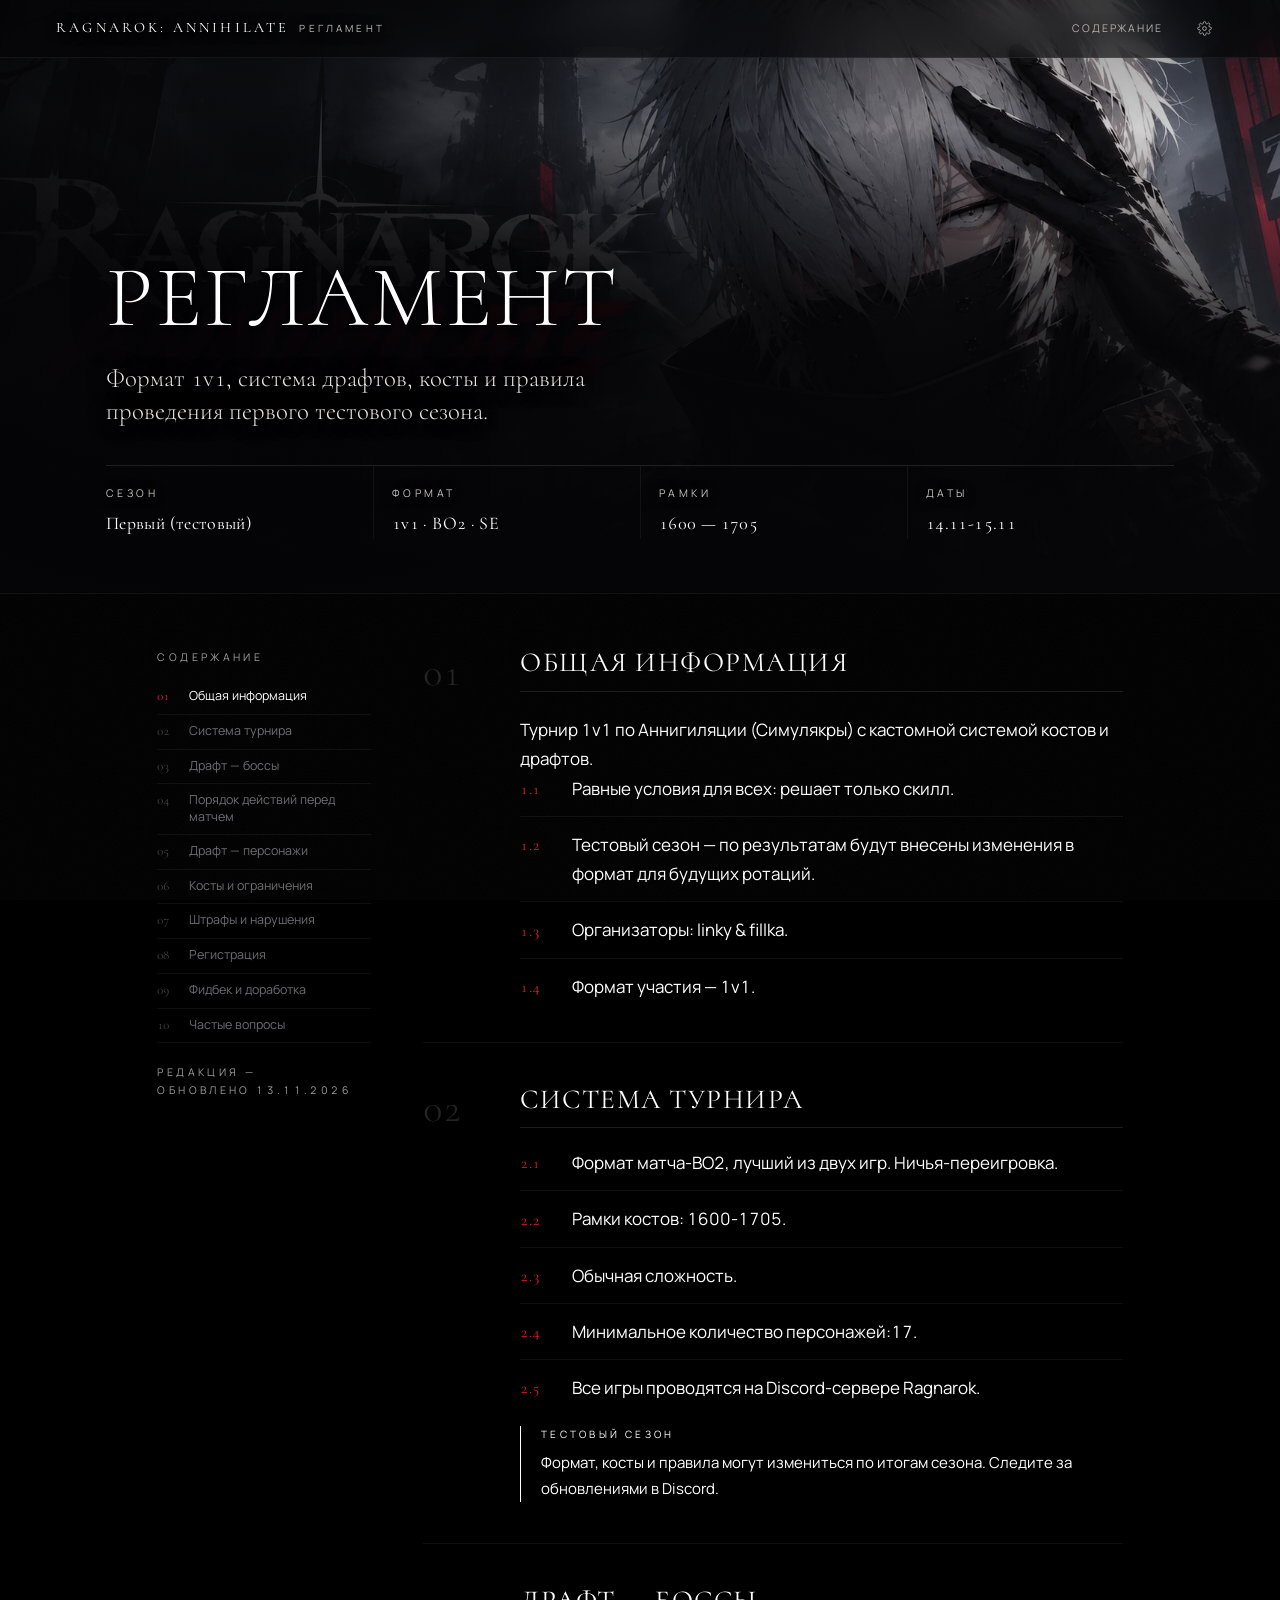
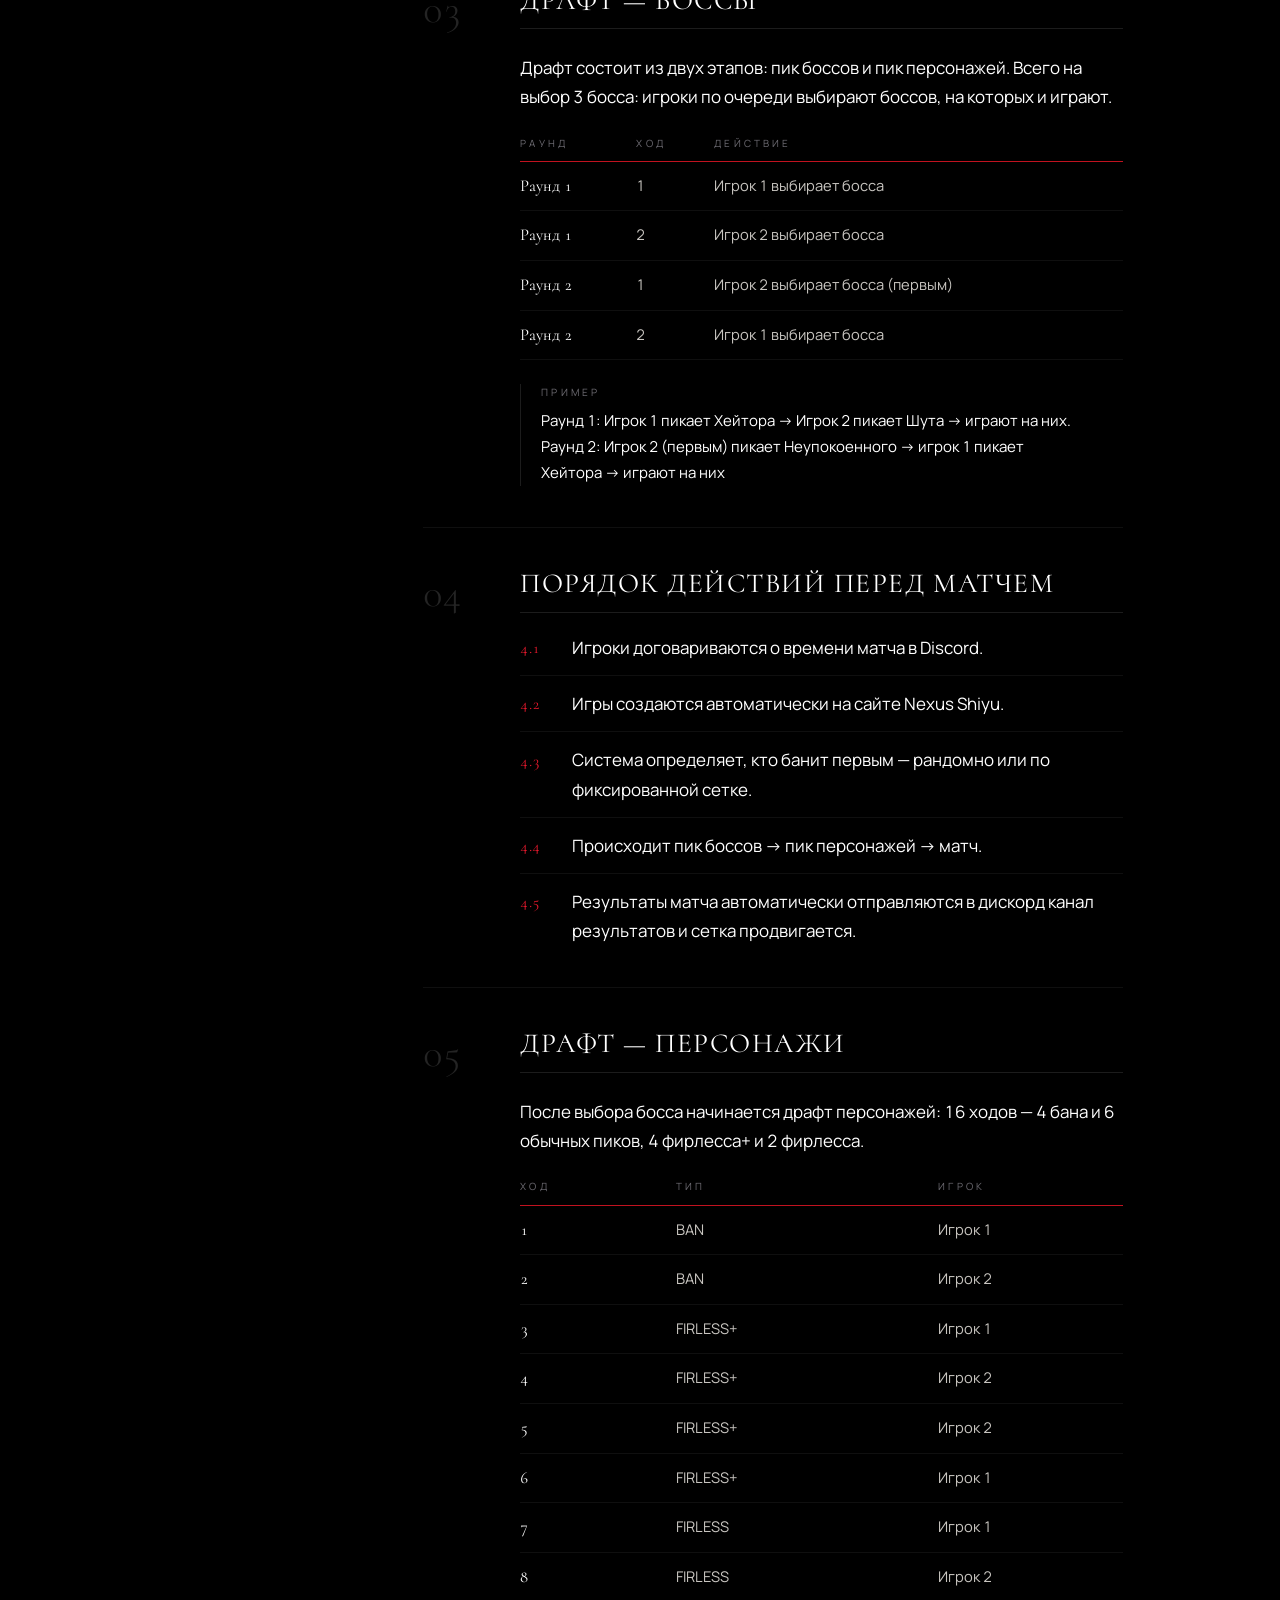
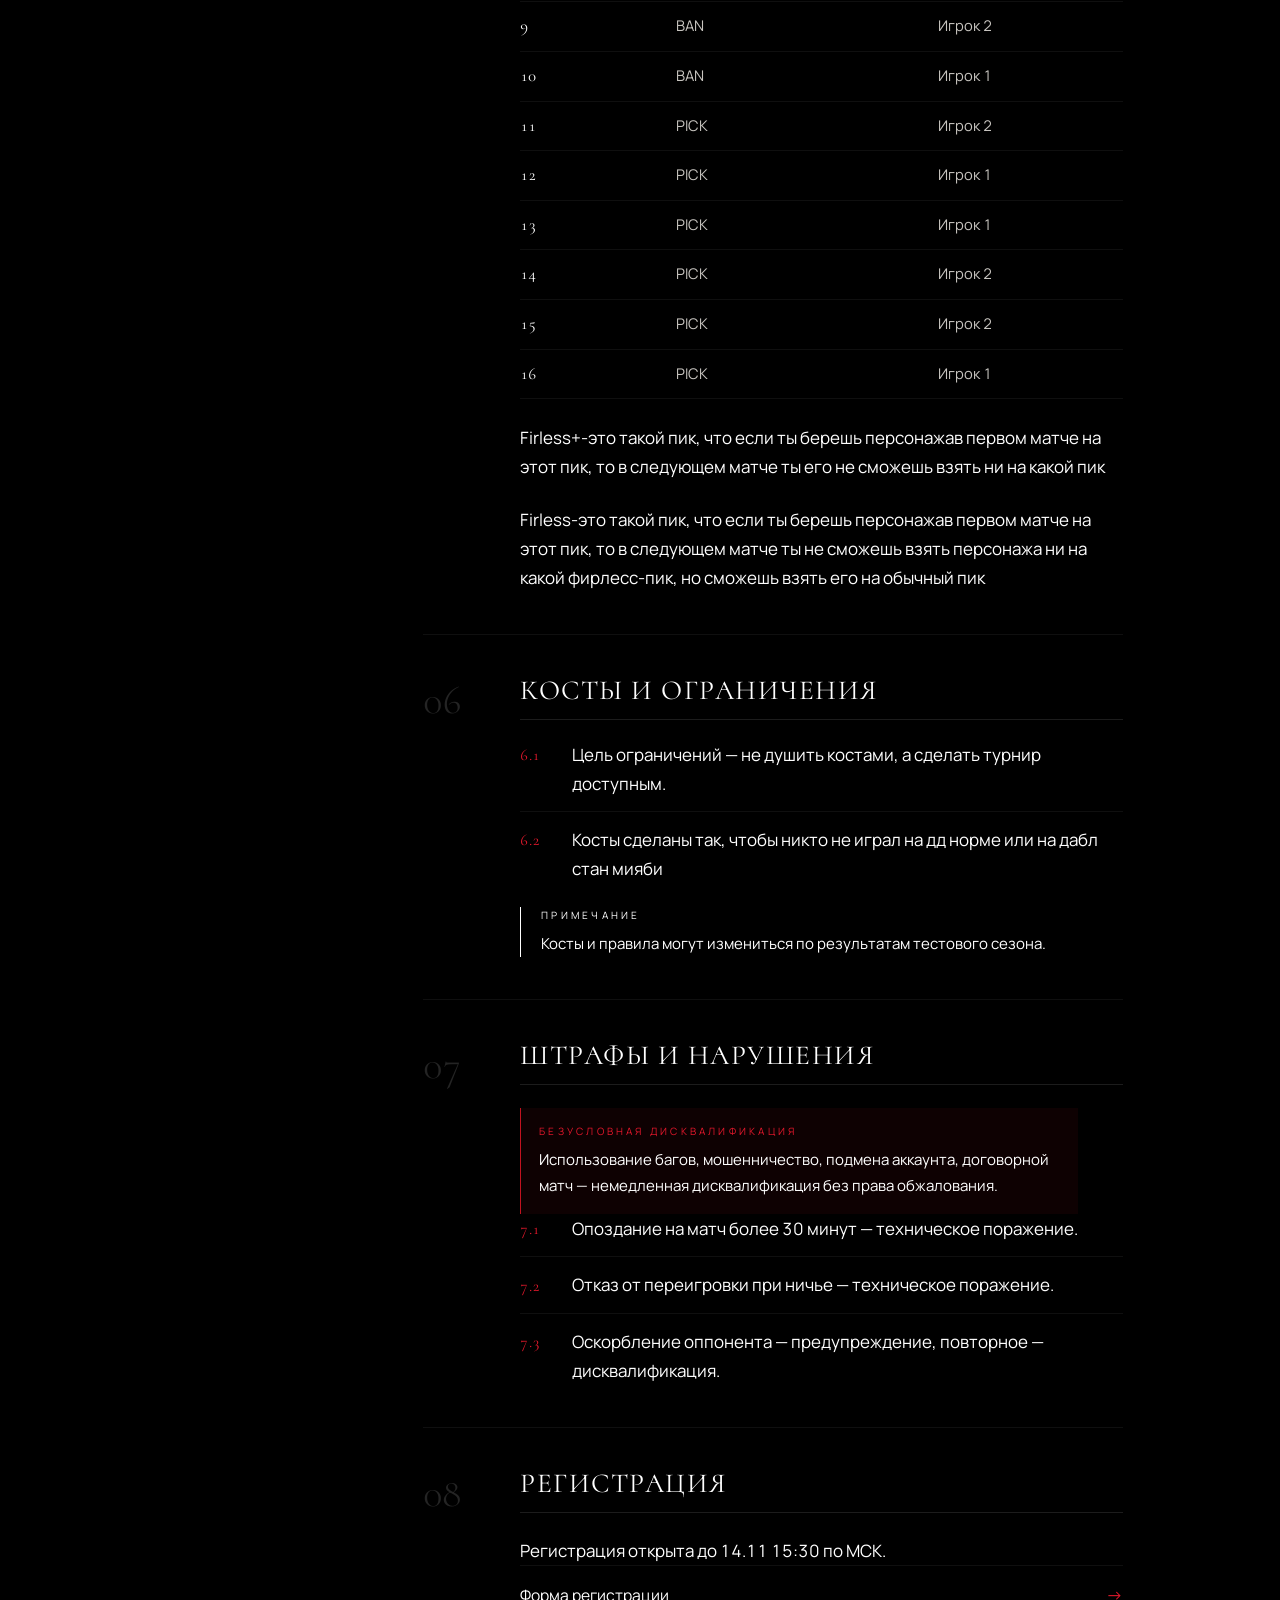
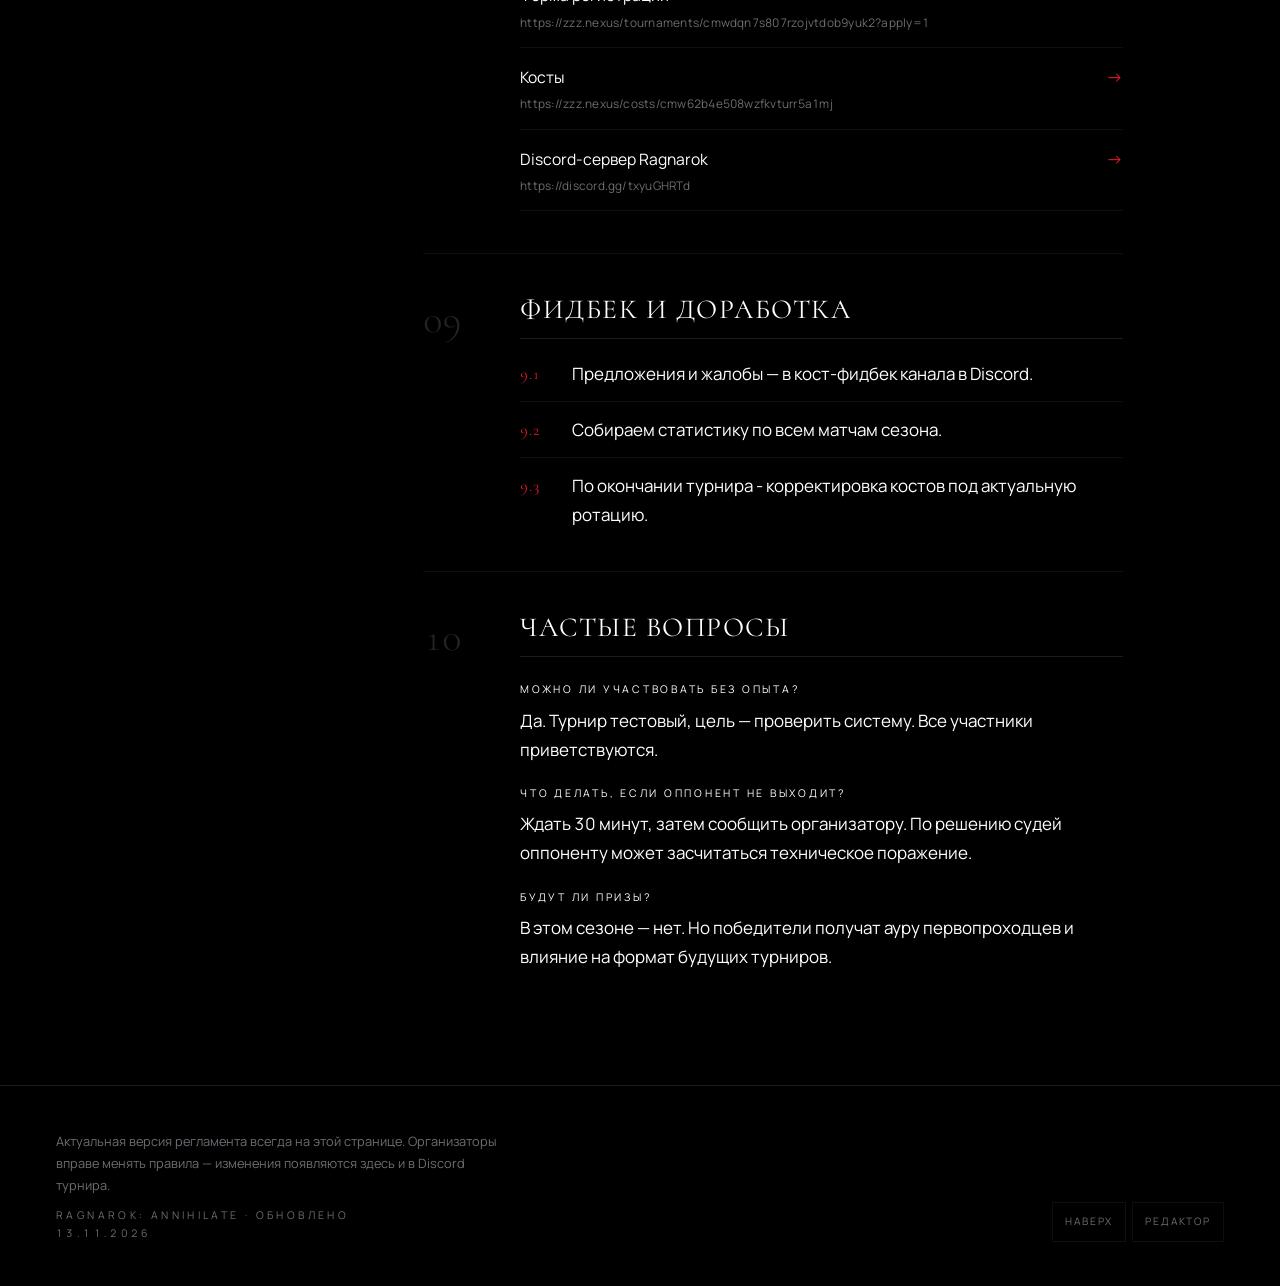
<file: index.html>
<!DOCTYPE html>
<html lang="ru">
<head>
<meta charset="utf-8">
<meta name="viewport" content="width=device-width, initial-scale=1, viewport-fit=cover">
<meta name="theme-color" content="#000000">
<meta name="color-scheme" content="dark">
<title>Annihilation Masters — Регламент турнира</title>
<meta name="description" content="Регламент турнира Annihilation Masters: формат, драфт, косты и правила.">
<link rel="icon" href="assets/favicon.svg" type="image/svg+xml">
<link rel="preconnect" href="https://fonts.googleapis.com">
<link rel="preconnect" href="https://fonts.gstatic.com" crossorigin>
<link href="https://fonts.googleapis.com/css2?family=Cormorant:wght@300;400;500;600&family=Manrope:wght@400;500;600&display=swap" rel="stylesheet">
<link rel="stylesheet" href="assets/am-web.css?v=efdd4d7c">
</head>
<body id="top">

<div class="bar" id="bar">
  <div class="bar__brand">Annihilation&nbsp;Masters <span>Регламент</span></div>
  <div class="bar__acts">
    <button class="bar__btn" id="btnToc" type="button">Содержание</button>
    <a class="bar__btn" id="btnAdmin" href="admin.html" title="Редактор регламента">
      <svg viewBox="0 0 24 24" aria-hidden="true"><path d="M12 15a3 3 0 1 0 0-6 3 3 0 0 0 0 6z"/><path d="M19.4 15a1.6 1.6 0 0 0 .3 1.8l.1.1a2 2 0 1 1-2.8 2.8l-.1-.1a1.6 1.6 0 0 0-2.7 1.1V21a2 2 0 1 1-4 0v-.1A1.6 1.6 0 0 0 7.5 19.4l-.1.1a2 2 0 1 1-2.8-2.8l.1-.1A1.6 1.6 0 0 0 3 13.9H3a2 2 0 1 1 0-4h.1A1.6 1.6 0 0 0 4.6 7.5l-.1-.1a2 2 0 1 1 2.8-2.8l.1.1A1.6 1.6 0 0 0 10 3.6V3a2 2 0 1 1 4 0v.1a1.6 1.6 0 0 0 2.7 1.1l.1-.1a2 2 0 1 1 2.8 2.8l-.1.1a1.6 1.6 0 0 0 1.1 2.7H21a2 2 0 1 1 0 4h-.1a1.6 1.6 0 0 0-1.5 1.3z"/></svg>
      <span class="sr-only">Редактор</span>
    </a>
  </div>
  <div class="bar__prog" id="prog"></div>
</div>

<main id="root">
  <div class="loading">Загрузка регламента…</div>
</main>

<div class="tocsheet" id="tocsheet" hidden>
  <div class="tocsheet__scrim" data-close></div>
  <div class="tocsheet__panel">
    <p class="micro" style="margin-bottom:14px">Содержание</p>
    <div id="tocsheetList"></div>
  </div>
</div>

<noscript>
  <p class="loading">Для отображения регламента нужен JavaScript.</p>
</noscript>

<script src="assets/render.js?v=3516d7a6"></script>
<script src="assets/page.js?v=3516d7a6"></script>

</body>
</html>
</file>
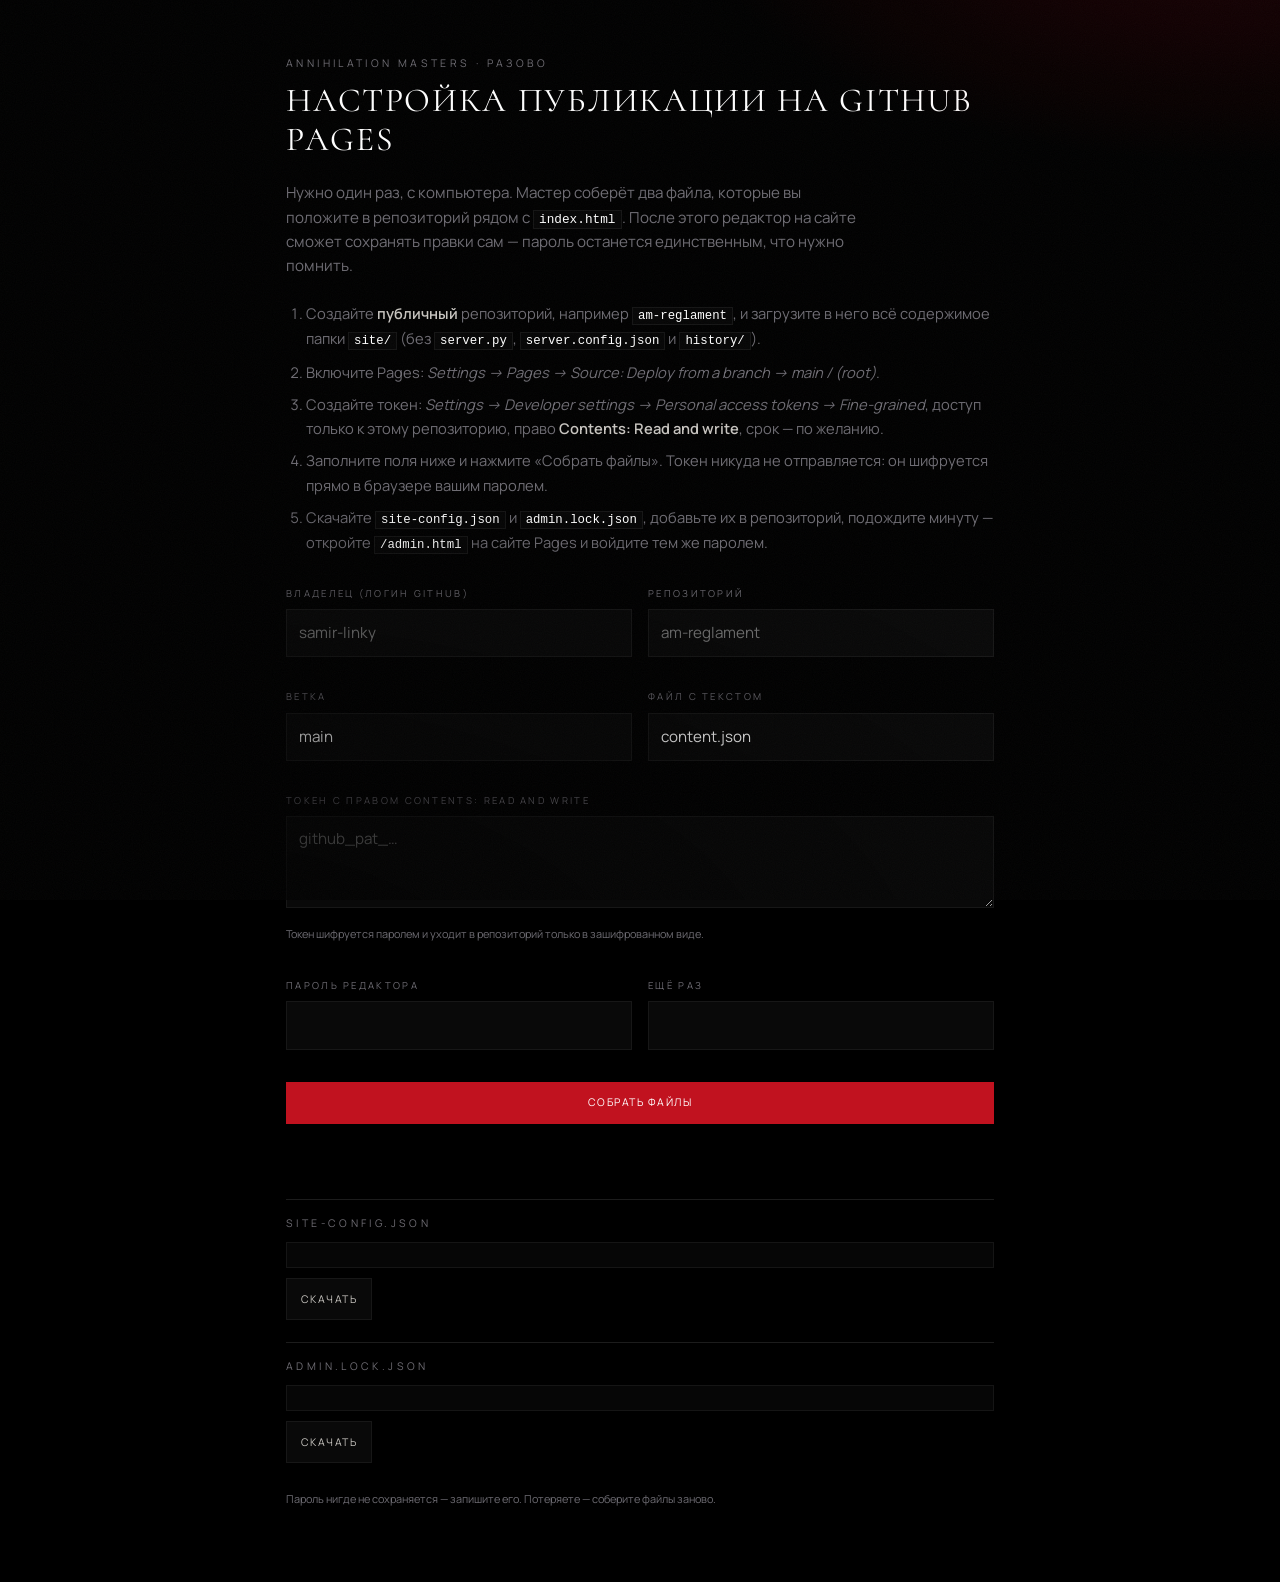
<file: setup.html>
<!DOCTYPE html>
<html lang="ru">
<head>
<meta charset="utf-8">
<meta name="viewport" content="width=device-width, initial-scale=1, viewport-fit=cover">
<meta name="theme-color" content="#000000">
<meta name="color-scheme" content="dark">
<meta name="robots" content="noindex, nofollow">
<title>Настройка публикации — Annihilation Masters</title>
<link rel="icon" href="assets/favicon.svg" type="image/svg+xml">
<link rel="preconnect" href="https://fonts.googleapis.com">
<link rel="preconnect" href="https://fonts.gstatic.com" crossorigin>
<link href="https://fonts.googleapis.com/css2?family=Cormorant:wght@300;400;500;600&family=Manrope:wght@400;500;600&display=swap" rel="stylesheet">
<link rel="stylesheet" href="assets/am-web.css">
<link rel="stylesheet" href="assets/admin.css">
</head>
<body class="adm">

<div class="setup">
  <p class="micro">Annihilation Masters · разово</p>
  <h1 class="gate__title">Настройка публикации на GitHub Pages</h1>
  <p class="setup__lead">
    Нужно один раз, с компьютера. Мастер соберёт два файла, которые вы положите
    в репозиторий рядом с <code>index.html</code>. После этого редактор на сайте
    сможет сохранять правки сам — пароль останется единственным, что нужно помнить.
  </p>

  <ol class="setup__steps">
    <li>Создайте <b>публичный</b> репозиторий, например <code>am-reglament</code>, и загрузите в него всё содержимое папки <code>site/</code> (без <code>server.py</code>, <code>server.config.json</code> и <code>history/</code>).</li>
    <li>Включите Pages: <i>Settings → Pages → Source: Deploy from a branch → main / (root)</i>.</li>
    <li>Создайте токен: <i>Settings → Developer settings → Personal access tokens → Fine-grained</i>, доступ только к этому репозиторию, право <b>Contents: Read and write</b>, срок — по желанию.</li>
    <li>Заполните поля ниже и нажмите «Собрать файлы». Токен никуда не отправляется: он шифруется прямо в браузере вашим паролем.</li>
    <li>Скачайте <code>site-config.json</code> и <code>admin.lock.json</code>, добавьте их в репозиторий, подождите минуту — откройте <code>/admin.html</code> на сайте Pages и войдите тем же паролем.</li>
  </ol>

  <form class="setup__form" id="setupForm" autocomplete="off">
    <div class="setup__row">
      <label class="field">
        <span class="field__label">Владелец (логин GitHub)</span>
        <input class="field__input" id="fOwner" required placeholder="samir-linky">
      </label>
      <label class="field">
        <span class="field__label">Репозиторий</span>
        <input class="field__input" id="fRepo" required placeholder="am-reglament">
      </label>
    </div>
    <div class="setup__row">
      <label class="field">
        <span class="field__label">Ветка</span>
        <input class="field__input" id="fBranch" value="main">
      </label>
      <label class="field">
        <span class="field__label">Файл с текстом</span>
        <input class="field__input" id="fPath" value="content.json">
      </label>
    </div>
    <label class="field">
      <span class="field__label">Токен с правом Contents: Read and write</span>
      <textarea class="field__area" id="fToken" rows="2" required placeholder="github_pat_…"></textarea>
      <span class="field__hint">Токен шифруется паролем и уходит в репозиторий только в зашифрованном виде.</span>
    </label>
    <div class="setup__row">
      <label class="field">
        <span class="field__label">Пароль редактора</span>
        <input class="field__input" id="fPass" type="password" required minlength="5" autocomplete="new-password">
      </label>
      <label class="field">
        <span class="field__label">Ещё раз</span>
        <input class="field__input" id="fPass2" type="password" required minlength="5" autocomplete="new-password">
      </label>
    </div>
    <button class="btn btn--primary btn--wide" id="fBuild" type="submit">Собрать файлы</button>
    <p class="gate__hint" id="fHint"></p>
  </form>

  <div class="setup__out" id="out" hidden>
    <div class="setup__file">
      <p class="micro">site-config.json</p>
      <pre class="setup__json" id="outConfig"></pre>
      <button class="btn" type="button" data-save="site-config.json">Скачать</button>
    </div>
    <div class="setup__file">
      <p class="micro">admin.lock.json</p>
      <pre class="setup__json" id="outLock"></pre>
      <button class="btn" type="button" data-save="admin.lock.json">Скачать</button>
    </div>
    <p class="field__hint">
      Пароль нигде не сохраняется — запишите его. Потеряете — соберите файлы заново.
    </p>
  </div>
</div>

<script src="assets/store.js"></script>
<script src="assets/setup.js"></script>
</body>
</html>
</file>
<file: assets/am-web.css>
/* =============================================================================
   ANNIHILATION MASTERS — WEB EDITION
   Непрерывная страница регламента. Токены и язык — от печатной системы v2.0,
   но лист A4, колонтитулы и номера страниц убраны: документ читается сверху вниз.

   01 TOKENS · 02 BASE · 03 ATMOSPHERE · 04 BAR · 05 HERO · 06 LAYOUT
   07 SECTION · 08 BLOCKS · 09 FOOTER · 10 STATES · 11 PRINT
   ============================================================================= */

/* == 01 TOKENS =========================================================== */
:root{
  --void:    #000000;
  --ink:     #060608;
  --lift:    rgba(255,255,255,.022);
  --lift-2:  rgba(255,255,255,.045);
  --rule:    rgba(255,255,255,.11);
  --rule-soft: rgba(255,255,255,.06);

  --fg:      #C8C5C0;
  --fg-hi:   #FFFFFF;
  --fg-dim:  #6E6C73;

  --red:     #C1121F;
  --red-hi:  #E5182C;
  --red-wash:rgba(193,18,31,.07);

  --display: "Cormorant", "Times New Roman", serif;
  --text:    "Manrope", "Segoe UI", Arial, sans-serif;

  --track: .32em;
  --track-sm: .18em;

  --wrap: 1180px;
  --measure: 700px;
  --pad: clamp(18px, 4.6vw, 56px);
  --bar-h: 58px;

  --grain: .035;
  --light: .9;
}

/* == 02 BASE ============================================================= */
*,*::before,*::after{box-sizing:border-box}
html{-webkit-text-size-adjust:100%;scroll-behavior:smooth}
@media (prefers-reduced-motion:reduce){html{scroll-behavior:auto}}
body{
  margin:0;background:var(--void);color:var(--fg);
  font-family:var(--text);font-weight:400;
  font-size:clamp(1rem,.96rem + .2vw,1.0625rem);line-height:1.72;
  font-variant-numeric:tabular-nums;
  -webkit-font-smoothing:antialiased;
  overflow-x:hidden;
}
img{max-width:100%;display:block}
p{margin:0;max-width:62ch}
b,strong{font-weight:600;color:var(--fg-hi)}
em{font-style:italic}
a{color:var(--fg-hi);text-decoration:none;border-bottom:1px solid var(--red)}
a:hover{border-bottom-color:var(--fg-hi)}
::selection{background:var(--red);color:#fff}
:focus-visible{outline:2px solid var(--red-hi);outline-offset:3px}
button{font:inherit;color:inherit}

/* == 03 ATMOSPHERE ======================================================= */
/* Свет сверху справа + зерно: та же логика, что на листах A4. */
body::before{
  content:"";position:fixed;inset:0;z-index:0;pointer-events:none;opacity:var(--light);
  background:
    radial-gradient(72% 46% at 96% -8%, rgba(229,24,44,.14), transparent 60%),
    radial-gradient(130% 96% at 14% 112%, rgba(0,0,0,.9), transparent 62%);
}
body::after{
  content:"";position:fixed;inset:0;z-index:3;pointer-events:none;opacity:var(--grain);
  background-image:url("data:image/svg+xml,%3Csvg xmlns='http://www.w3.org/2000/svg' width='180' height='180'%3E%3Cfilter id='n'%3E%3CfeTurbulence type='fractalNoise' baseFrequency='.9' numOctaves='3' stitchTiles='stitch'/%3E%3C/filter%3E%3Crect width='180' height='180' filter='url(%23n)'/%3E%3C/svg%3E");
  background-size:180px 180px;
}
.micro{
  font-size:.66rem;letter-spacing:var(--track);text-transform:uppercase;
  color:var(--fg-dim);
}

/* == 04 BAR ============================================================== */
.bar{
  position:fixed;top:0;left:0;right:0;z-index:60;
  display:flex;align-items:center;gap:clamp(10px,2vw,28px);
  height:var(--bar-h);padding:0 var(--pad);
  background:rgba(6,6,8,.62);
  -webkit-backdrop-filter:blur(16px) saturate(120%);
  backdrop-filter:blur(16px) saturate(120%);
  border-bottom:1px solid var(--rule-soft);
  transition:background .25s ease, border-color .25s ease;
}
.bar.is-stuck{background:rgba(6,6,8,.92);border-bottom-color:var(--rule)}
.bar__brand{
  display:flex;align-items:baseline;gap:10px;
  font-family:var(--display);font-size:.9rem;letter-spacing:.22em;
  text-transform:uppercase;color:var(--fg-hi);white-space:nowrap;
}
.bar__brand span{color:#C0BDB8;font-family:var(--text);font-size:.62rem;letter-spacing:var(--track)}
.bar__brand{text-shadow:0 1px 14px rgba(0,0,0,.85)}
.bar__btn{text-shadow:0 1px 12px rgba(0,0,0,.7)}
.bar__acts{margin-left:auto;display:flex;align-items:center;gap:clamp(2px,1vw,10px)}
.bar__btn{
  display:inline-flex;align-items:center;gap:7px;
  min-height:40px;padding:0 12px;
  background:none;border:0;border-radius:0;cursor:pointer;
  font-size:.66rem;letter-spacing:var(--track-sm);text-transform:uppercase;
  color:#B4B1AC;text-decoration:none;
  transition:color .18s ease;
}
.bar__btn:hover,.bar__btn:focus-visible{color:var(--fg-hi)}
.bar__btn svg{width:15px;height:15px;stroke:currentColor;fill:none;stroke-width:1.4}
.bar__prog{position:absolute;left:0;bottom:-1px;height:1px;width:var(--p,0%);background:var(--red-hi)}
/* Мобильная шапка: на 360 px бренд занимал 330 px, и кнопки уезжали за край
   (body overflow-x:hidden → их просто срезало). Сжимаем бренд и кнопки, чтобы
   всё влезало без скролла; тап-таргеты не меньше 44 px. */
@media (max-width:600px){
  .bar{gap:8px;padding:0 14px}
  .bar__brand{font-size:.7rem;letter-spacing:.08em;gap:0}
  .bar__brand span{display:none}
  .bar__acts{gap:0}
  .bar__btn{padding:0 8px;min-height:44px}
  #btnAdmin{min-width:44px;justify-content:center}
}
@media (max-width:360px){
  .bar{padding:0 10px;gap:6px}
  .bar__brand{font-size:.64rem;letter-spacing:.04em}
  .bar__btn{padding:0 6px}
}

/* == 05 HERO ============================================================= */
/* z-index выше зерна (body::after, z 3): фото под шумом читается как «мыло» */
.hero{
  position:relative;z-index:4;overflow:hidden;
  display:flex;align-items:flex-end;
  min-height:clamp(400px,66vh,700px);
  border-bottom:1px solid var(--rule-soft);
  isolation:isolate;
}
.hero__art{position:absolute;inset:0;z-index:-1;background:var(--ink)}
.hero__art img{
  width:100%;height:100%;object-fit:cover;object-position:center 34%;
}
/* затемнение только там, где стоит текст: снизу слева. Верх и правый край — чистые */
.hero__art::after{
  content:"";position:absolute;inset:0;
  background:
    linear-gradient(to bottom, rgba(0,0,0,.20) 0, rgba(0,0,0,0) 30%, rgba(6,6,8,.42) 62%, rgba(6,6,8,.90) 88%, var(--ink) 99%),
    linear-gradient(to right, rgba(6,6,8,.70) 0, rgba(6,6,8,.32) 36%, rgba(6,6,8,.06) 64%, transparent 82%);
}
/* Светлый или пёстрый баннер: подложка плотнее, картинка чуть приглушается.
   Режим ставит page.js, замерив яркость левой нижней части арта. */
.hero[data-contrast="mid"] .hero__art::after{
  background:
    linear-gradient(to bottom, rgba(0,0,0,.24) 0, rgba(0,0,0,0) 26%, rgba(6,6,8,.58) 58%, rgba(6,6,8,.94) 86%, var(--ink) 99%),
    linear-gradient(to right, rgba(6,6,8,.82) 0, rgba(6,6,8,.46) 40%, rgba(6,6,8,.10) 68%, transparent 84%);
}
.hero[data-contrast="high"] .hero__art::after{
  background:
    radial-gradient(120% 90% at 18% 82%, rgba(4,4,6,.88) 0, rgba(4,4,6,.55) 42%, rgba(4,4,6,0) 74%),
    linear-gradient(to bottom, rgba(0,0,0,.30) 0, rgba(0,0,0,0) 22%, rgba(6,6,8,.70) 54%, rgba(6,6,8,.96) 84%, var(--ink) 99%),
    linear-gradient(to right, rgba(6,6,8,.90) 0, rgba(6,6,8,.55) 42%, rgba(6,6,8,.14) 70%, transparent 86%);
}
.hero[data-contrast="high"] .hero__art img{filter:brightness(.82) saturate(.94)}
.hero[data-contrast="mid"] .hero__art img{filter:brightness(.94)}
.hero__inner{width:100%;max-width:var(--wrap);margin:0 auto;
  padding: calc(var(--bar-h) + 64px) var(--pad) clamp(34px,6vh,68px)}
.hero__kicker{display:flex;align-items:center;gap:14px;margin-bottom:clamp(14px,2.4vh,26px);text-shadow:0 1px 16px rgba(0,0,0,.85)}
.hero__kicker::before{content:"";width:34px;height:1px;background:var(--red-hi)}
.hero__title{
  font-family:var(--display);font-weight:300;
  text-shadow:0 2px 40px rgba(0,0,0,.72), 0 1px 4px rgba(0,0,0,.55);
  font-size:clamp(2.5rem,8.4vw,5.4rem);line-height:.94;letter-spacing:.03em;
  text-transform:uppercase;color:var(--fg-hi);margin:0 0 clamp(16px,2.6vh,28px);
  text-wrap:balance;max-width:min(100%,42rem);
}
.hero__lead{
  font-family:var(--display);font-weight:300;
  text-shadow:0 1px 22px rgba(0,0,0,.80), 0 1px 3px rgba(0,0,0,.45);
  font-size:clamp(1.1rem,2.6vw,1.55rem);line-height:1.36;color:#E6E3DE;
  max-width:44ch;margin:0 0 clamp(26px,4vh,44px);text-wrap:pretty;
}
.hero__meta{
  display:grid;grid-template-columns:repeat(2,minmax(0,1fr));
  margin:0;border-top:1px solid var(--rule);
}
@media (min-width:720px){.hero__meta{grid-template-columns:repeat(4,minmax(0,1fr))}}
.hero__meta > div{padding:16px 16px 0 0;min-width:0}
.hero__meta > div + div{border-left:0;padding-left:0}
@media (max-width:719px){
  .hero__meta > div{padding-bottom:12px;border-bottom:1px solid var(--rule-soft)}
}
@media (min-width:720px){
  .hero__meta > div{padding:18px 18px 0 0}
  .hero__meta > div + div{padding-left:18px;border-left:1px solid var(--rule-soft)}
}
.hero__meta dt{
  font-size:.66rem;letter-spacing:var(--track);text-transform:uppercase;
  color:var(--fg);margin-bottom:6px;text-shadow:0 1px 12px rgba(0,0,0,.9);
}
.hero__meta dd{
  margin:0;font-family:var(--display);font-size:clamp(.98rem,1.6vw,1.12rem);
  color:var(--fg-hi);letter-spacing:.02em;
}

/* Мобильный герой: баннер 2.5:1 в узком окне обрезался до ~28% ширины —
   логотип слева и персонаж справа срезались. На телефоне показываем баннер
   полосой в его собственном соотношении (ничего не режем), текст — под ним. */
@media (max-width:719px){
  .hero{display:block;min-height:0;padding-top:var(--bar-h)}
  .hero__art{position:relative;inset:auto;z-index:auto;aspect-ratio:1983/793}
  .hero__art img{position:relative;object-position:50% 50%}
  /* текст больше не лежит на баннере — тяжёлую заливку и приглушение убираем,
     оставляем только мягкий переход в фон внизу полосы */
  .hero[data-contrast] .hero__art::after{background:linear-gradient(to bottom, rgba(6,6,8,0) 70%, var(--ink) 100%)}
  .hero[data-contrast] .hero__art img{filter:none}
  .hero__inner{padding-top:26px}
}

/* == 06 LAYOUT =========================================================== */
.doc{
  position:relative;z-index:1;
  max-width:var(--wrap);margin:0 auto;
  padding: clamp(34px,6vh,64px) var(--pad) clamp(40px,8vh,90px);
  display:grid;grid-template-columns:minmax(0,1fr);gap:clamp(28px,4vw,56px);
}
@media (min-width:1020px){
  .doc{grid-template-columns:214px minmax(0,var(--measure));justify-content:center}
}
.toc{display:none}
@media (min-width:1020px){
  .toc{
    display:block;align-self:start;position:sticky;
    top:calc(var(--bar-h) + 30px);
    max-height:calc(100vh - var(--bar-h) - 60px);overflow:auto;
    scrollbar-width:none;
  }
  .toc::-webkit-scrollbar{display:none}
}
.toc__head{display:block;margin-bottom:14px}
.toc__list{list-style:none;margin:0;padding:0}
.toc__list a{
  display:grid;grid-template-columns:24px 1fr;gap:8px;align-items:baseline;
  padding:8px 0;border-bottom:1px solid var(--rule-soft);
  font-size:.78rem;line-height:1.35;color:var(--fg-dim);text-decoration:none;
  transition:color .18s ease;
}
.toc__list a:hover{color:var(--fg)}
.toc__list a.is-active{color:var(--fg-hi)}
.toc__list a.is-active .toc__n{color:var(--red-hi)}
.toc__n{font-family:var(--display);font-size:.82rem;color:rgba(255,255,255,.26)}
.toc__stamp{margin-top:20px}

/* мобильное оглавление */
.tocsheet{position:fixed;inset:0;z-index:70;display:none}
.tocsheet.is-open{display:block}
.tocsheet__scrim{position:absolute;inset:0;background:rgba(0,0,0,.72)}
.tocsheet__panel{
  position:absolute;left:0;right:0;bottom:0;max-height:82vh;overflow:auto;
  background:var(--ink);border-top:1px solid var(--rule);
  padding:22px var(--pad) calc(22px + env(safe-area-inset-bottom));
  animation:sheetUp .24s ease;
}
@keyframes sheetUp{from{transform:translateY(14px);opacity:.4}to{transform:none;opacity:1}}

/* == 07 SECTION ========================================================== */
.sec{
  scroll-margin-top:calc(var(--bar-h) + 24px);
  padding:clamp(26px,4.6vh,44px) 0;
  border-top:1px solid var(--rule-soft);
}
.sec:first-of-type{border-top:0;padding-top:0}
@media (min-width:760px){
  .sec{display:grid;grid-template-columns:72px minmax(0,1fr);column-gap:clamp(14px,2vw,26px)}
  .sec__rail{padding-top:.14em}
}
.sec__rail{
  font-family:var(--display);font-weight:300;line-height:.9;
  font-size:clamp(1.7rem,4.2vw,2.5rem);color:rgba(255,255,255,.14);
  letter-spacing:-.01em;margin-bottom:10px;
}
@media (min-width:760px){.sec__rail{margin-bottom:0}}
.sec__title{
  font-family:var(--display);font-weight:400;
  font-size:clamp(1.28rem,3vw,1.72rem);line-height:1.12;
  letter-spacing:.055em;text-transform:uppercase;color:var(--fg-hi);
  margin:0 0 clamp(14px,2.2vh,22px);padding-bottom:12px;
  border-bottom:1px solid var(--rule);text-wrap:balance;
}
.sec__body{min-width:0}
.sec__body > * + *{margin-top:clamp(16px,2.6vh,26px)}

/* == 08 BLOCKS =========================================================== */
.sub{
  font-size:.68rem;letter-spacing:var(--track);text-transform:uppercase;
  color:var(--fg-dim);margin:0;
}

/* пункты: номер висит в отступе, красный — только он */
.clauses{list-style:none;margin:0;padding:0}
.clauses > li{
  position:relative;padding:0 0 13px 52px;margin-bottom:13px;
  border-bottom:1px solid var(--rule-soft);
}
.clauses > li:last-child{border-bottom:0;margin-bottom:0;padding-bottom:0}
.clauses__n{
  position:absolute;left:0;top:.14em;
  font-family:var(--display);font-size:1rem;letter-spacing:.02em;color:var(--red-hi);
}
.clauses--tight > li{padding-bottom:7px;margin-bottom:7px;border-bottom:0}

/* врезка на волосяной линии */
.note{padding-left:20px;border-left:1px solid var(--rule);font-size:.94rem;max-width:62ch}
.note__label{
  display:block;margin-bottom:7px;font-size:.63rem;letter-spacing:var(--track);
  text-transform:uppercase;color:var(--fg-dim);
}
.note--key{border-left-color:var(--fg-hi)}
.note--key .note__label{color:var(--fg-hi)}
.note--ban{
  border-left-color:var(--red);background:var(--red-wash);
  padding:15px 18px 15px 18px;
}
.note--ban .note__label{color:var(--red-hi)}

/* таблица: только линии */
.tblwrap{overflow-x:auto;-webkit-overflow-scrolling:touch;max-width:100%}
.table{width:100%;border-collapse:collapse;font-size:.92rem;min-width:380px}
.table th{
  text-align:left;padding:0 16px 9px 0;font-weight:400;
  font-size:.62rem;letter-spacing:var(--track);text-transform:uppercase;
  color:var(--fg-dim);border-bottom:1px solid var(--red);white-space:nowrap;
}
.table td{
  padding:10px 16px 10px 0;border-bottom:1px solid var(--rule-soft);
  vertical-align:baseline;color:var(--fg);
}
.table th:last-child,.table td:last-child{padding-right:0}
.table td:first-child{font-family:var(--display);font-size:1.04rem;color:var(--fg-hi);white-space:nowrap}

/* параметр → значение */
.specs{margin:0;max-width:420px;border-top:1px solid var(--rule-soft)}
.specs > div{
  display:flex;justify-content:space-between;gap:18px;
  padding:9px 0;border-bottom:1px solid var(--rule-soft);
}
.specs dt{font-size:.66rem;letter-spacing:.12em;text-transform:uppercase;color:var(--fg-dim)}
.specs dd{margin:0;font-family:var(--display);font-size:1.02rem;color:var(--fg-hi);text-align:right}

/* перечисление условий */
.tags{display:flex;flex-wrap:wrap;gap:0 26px;font-size:.72rem;letter-spacing:.06em;text-transform:uppercase}
.tags > span{padding:9px 0;border-top:1px solid var(--rule-soft);color:var(--fg-dim)}
.tags > span.is-key{color:var(--fg-hi);border-top-color:var(--red)}

/* таймлайн */
.stages{
  display:grid;grid-template-columns:repeat(var(--stages,4),minmax(0,1fr));
  gap:0 12px;border-top:1px solid var(--rule);
}
.stage{padding-top:14px;position:relative;min-width:0}
.stage::before{
  content:"";position:absolute;top:-1px;left:0;width:0;height:1px;
  background:var(--red-hi);
}
.stage--done::before,.stage--now::before{width:100%}
.stage--now::after{
  content:"";position:absolute;top:-2px;left:0;width:5px;height:5px;
  background:var(--red-hi);border-radius:50%;
}
.stage__name{display:block;font-family:var(--display);font-size:1.02rem;color:var(--fg-hi);letter-spacing:.03em}
.stage__meta{display:block;font-size:.62rem;letter-spacing:.1em;text-transform:uppercase;color:var(--fg-dim);margin-top:3px}

/* призовые */
.podium{display:grid;grid-template-columns:repeat(auto-fit,minmax(130px,1fr));gap:22px}
.place{padding-top:14px;border-top:1px solid var(--rule-soft)}
.place--first{border-top-color:var(--red-hi)}
.place__rank{display:block;font-size:.62rem;letter-spacing:var(--track);text-transform:uppercase;color:var(--fg-dim);margin-bottom:8px}
.place__sum{display:block;font-family:var(--display);font-weight:300;font-size:clamp(1.7rem,4.4vw,2.4rem);line-height:1;color:var(--fg-hi)}
.place__note{display:block;font-size:.76rem;color:var(--fg-dim);margin-top:8px}

/* вопросы */
.faq{display:grid;gap:20px}
.faq__q{
  font-size:.66rem;letter-spacing:.26em;text-transform:uppercase;
  color:var(--fg-hi);margin:0 0 7px;
}
.faq__a{margin:0;color:var(--fg);max-width:62ch}

/* ссылки */
.links{list-style:none;margin:0;padding:0;border-top:1px solid var(--rule-soft)}
.links li{border-bottom:1px solid var(--rule-soft)}
.links__row{
  display:flex;align-items:baseline;justify-content:space-between;gap:16px;
  padding:14px 0;border-bottom:0;
}
.links a.links__row{color:var(--fg-hi)}
.links a.links__row:hover .links__label{color:#fff}
.links__label{font-size:.98rem;transition:color .18s ease}
.links__url{
  display:block;font-size:.74rem;color:var(--fg-dim);word-break:break-word;
  margin-top:3px;letter-spacing:.02em;
}
.links__arrow{color:var(--red-hi);flex:none;transition:transform .18s ease}
.links a.links__row:hover .links__arrow{transform:translateX(4px)}
.links__row.is-empty{color:var(--fg-dim)}

/* == 09 FOOTER =========================================================== */
.site-foot{
  position:relative;z-index:1;border-top:1px solid var(--rule);
  padding:clamp(26px,5vh,44px) var(--pad) calc(clamp(26px,5vh,44px) + env(safe-area-inset-bottom));
}
.site-foot__in{
  max-width:var(--wrap);margin:0 auto;
  display:grid;gap:18px;
}
@media (min-width:720px){
  .site-foot__in{grid-template-columns:minmax(0,1fr) auto;align-items:end}
}
.site-foot__note{max-width:56ch;font-size:.8rem;color:var(--fg-dim);margin-bottom:10px}
.site-foot__acts{display:flex;flex-wrap:wrap;gap:6px;justify-content:flex-start}
@media (min-width:720px){.site-foot__acts{justify-content:flex-end}}
.foot-btn{
  display:inline-flex;align-items:center;gap:7px;min-height:40px;padding:0 12px;
  background:none;border:1px solid var(--rule-soft);cursor:pointer;
  font-size:.64rem;letter-spacing:var(--track-sm);text-transform:uppercase;
  color:var(--fg-dim);text-decoration:none;transition:color .18s,border-color .18s;
}
.foot-btn:hover{color:var(--fg-hi);border-color:var(--rule)}

/* == 10 STATES =========================================================== */
.loading{padding:80px var(--pad);text-align:center;color:var(--fg-dim)}
.sr-only{
  position:absolute;width:1px;height:1px;padding:0;margin:-1px;overflow:hidden;
  clip:rect(0 0 0 0);white-space:nowrap;border:0;
}
.preview-flag{
  position:fixed;top:calc(var(--bar-h) + 10px);right:12px;z-index:65;
  padding:7px 12px;background:var(--red);color:#fff;
  font-size:.6rem;letter-spacing:.2em;text-transform:uppercase;
}
/* == КАРТИНКИ В ТЕКСТЕ ==================================================== */
.fig{
  margin:26px 0;border:1px solid var(--rule-soft);background:var(--lift);
  position:relative;max-width:100%;
}
.fig__img{display:block;width:100%;height:auto}
.fig__cap{
  padding:12px 18px;font-size:.84rem;line-height:1.5;color:var(--fg-dim);
  border-top:1px solid var(--rule-soft);
}
.fig--mid{max-width:78%}
.fig--half{max-width:52%}
@media (max-width:760px){.fig--mid,.fig--half{max-width:100%}}

/* == 12 УСТОЙЧИВОСТЬ ТЕКСТА ============================================== */
/* длинные слова, адреса и подписи не выпирают за колонку ни на одной ширине */
.hero__inner,.sec__body,.am-footer,.toc__link{overflow-wrap:break-word}
.links__url,.hero__meta dd,.fig__cap,.table td,.table th{overflow-wrap:anywhere}
.hero__title{overflow-wrap:break-word;hyphens:auto}
@media (max-width:520px){
  .fig--mid,.fig--half{max-width:100%}
  .tblwrap{box-shadow:inset -18px 0 18px -18px rgba(0,0,0,.9)}
}

/* == 20 ОФОРМЛЕНИЕ ДОКУМЕНТА (выбирается в редакторе) =================== */
/* шрифт: антиква по умолчанию, гротеск и моно — как альтернативы */
.doc[data-font="antiqua"]{--display:'Cormorant',Georgia,serif;--text:'Cormorant',Georgia,serif}
.doc[data-font="grotesk"]{--display:'Manrope',system-ui,sans-serif;--text:'Manrope',system-ui,sans-serif}
.doc[data-font="mono"]{--display:ui-monospace,'Cascadia Mono',Consolas,monospace;
  --text:ui-monospace,'Cascadia Mono',Consolas,monospace}
/* цвет текста документа: красим только текст, служебная графика остаётся своей */
.doc{--doc-color:var(--fg-hi)}
.doc,.doc__body,.doc__body p,.doc__body li,.doc__body dt,.doc__body dd{
  color:var(--doc-color);
}
.doc h2,.doc h3,.doc h4{color:var(--doc-color)}
.doc__body a{color:var(--doc-color);border-bottom-color:currentColor}
.doc .micro,.doc__body .micro{color:color-mix(in srgb, var(--doc-color) 62%, transparent)}
@supports not (color:color-mix(in srgb, red 50%, transparent)){
  .doc .micro,.doc__body .micro{opacity:.68}
}

/* == 21 ПЕЧАТЬ / PDF ==================================================== */
/* Печать = тот же вид, что на сайте: тёмное поле, арт, линии, золото. Никакой
   «экономии чернил» — владелец просил PDF «как на сайте». */
@media print{
  html,body{
    background:#060608 !important;color:#F3F1ED !important;
    -webkit-print-color-adjust:exact;print-color-adjust:exact;
  }
  body::after{display:none !important}                 /* зерно мешает печати */
  /* служебное: панель, оглавление-шторка, плашки, кнопки редактора */
  .bar,.tocsheet,.preview-flag,.no-print,.sr-only,
  .site-foot__acts,.bar__acts{display:none !important}

  @page{size:A4;margin:0}
  .hero{min-height:0 !important;break-inside:avoid;break-after:avoid}
  .hero__inner{padding:14mm 12mm 8mm !important;max-width:none}
  .hero__art{position:absolute !important}
  .hero__art img{filter:brightness(.82) saturate(.94)}
  .hero__title{font-size:34pt;line-height:1.02;margin-bottom:6mm}
  .hero__lead{font-size:12.5pt;max-width:none;margin-bottom:8mm}
  .hero__meta{grid-template-columns:repeat(4,minmax(0,1fr)) !important}
  .hero__meta dt{color:#C8C5C0 !important;text-shadow:none !important}
  .hero__meta dd{color:#F3F1ED !important}

  .doc{display:block !important;max-width:none !important;padding:0 !important}
  .toc{display:none !important}
  .doc__body{padding:0 12mm 10mm !important;margin:0 !important;max-width:none !important;
    background:#060608 !important}
  .sec{padding:8mm 0 0 !important;border-top:1px solid rgba(255,255,255,.16) !important}
  .sec:first-child{border-top:0 !important;padding-top:2mm !important}
  .sec__num{color:#C1121F !important}

  /* не рвать блоки между страницами */
  .blk,.stage,.faq__item,table,figure,.note,.tags,.podium{
    break-inside:avoid;page-break-inside:avoid;
  }
  h2,h3,h4,.sec__title{break-after:avoid;page-break-after:avoid}
  tr{break-inside:avoid}
  .table{border-color:rgba(255,255,255,.22) !important}
  .table th{background:rgba(255,255,255,.06) !important;color:#F3F1ED !important}
  .table td{color:#DDD9D3 !important;border-color:rgba(255,255,255,.16) !important}
  a{color:#F3F1ED !important;text-decoration:underline}
  .site-foot{border-top:1px solid rgba(255,255,255,.16) !important;
    padding:8mm 12mm !important;background:#060608 !important;color:#B4B1AC !important}
}
</file>
<file: assets/admin.css>
/* =============================================================================
   РЕДАКТОР РЕГЛАМЕНТА
   Заточен под палец: цели ≥ 40 px, крупные листы, никакого drag-and-drop —
   перестановка кнопками. Правка текста — прямо в макете (contenteditable).
   ============================================================================= */

/* == ГОЛЫЕ КНОПКИ ========================================================== */
.btn{
  display:inline-flex;align-items:center;justify-content:center;gap:7px;
  min-height:42px;padding:0 14px;
  background:rgba(255,255,255,.035);border:1px solid var(--rule-soft);
  color:var(--fg);font-size:.66rem;letter-spacing:.14em;text-transform:uppercase;
  cursor:pointer;text-decoration:none;white-space:nowrap;
  transition:background .16s ease,color .16s ease,border-color .16s ease;
}
.btn:hover{background:rgba(255,255,255,.08);color:var(--fg-hi);border-color:var(--rule)}
.btn--primary{background:var(--red);border-color:var(--red);color:#fff}
.btn--primary:hover{background:var(--red-hi);border-color:var(--red-hi);color:#fff}
.btn--ghost{background:none}
.btn--sm{min-height:34px;padding:0 11px;font-size:.6rem;letter-spacing:.12em}
.btn--wide{width:100%}
.btn[disabled]{opacity:.35;pointer-events:none}
.tbtn{
  width:42px;height:38px;display:grid;place-items:center;
  background:none;border:1px solid transparent;color:var(--fg-dim);
  cursor:pointer;font-size:.95rem;line-height:1;
}
.tbtn:hover,.tbtn:focus-visible{color:var(--fg-hi);border-color:var(--rule-soft)}

/* == ВХОД ================================================================== */
.gate{
  position:fixed;inset:0;z-index:200;display:grid;place-items:center;
  padding:24px;background:var(--void);
}
.gate[hidden]{display:none}
.gate__card{
  width:100%;max-width:370px;padding:clamp(24px,6vw,38px);
  background:var(--ink);border:1px solid var(--rule-soft);
}
.gate__title{
  font-family:var(--display);font-weight:400;font-size:1.55rem;line-height:1.15;
  letter-spacing:.05em;text-transform:uppercase;color:var(--fg-hi);
  margin:10px 0 22px;
}
.gate__hint{font-size:.78rem;color:var(--red-hi);margin:14px 0 0;min-height:1.2em}

/* == ПОЛЯ ================================================================== */
.field{display:block;margin-bottom:16px}
.field__label{
  display:block;font-size:.6rem;letter-spacing:.24em;text-transform:uppercase;
  color:var(--fg-dim);margin-bottom:7px;
}
.field__input,.field__area{
  width:100%;min-height:44px;padding:10px 12px;
  background:rgba(255,255,255,.035);border:1px solid var(--rule-soft);
  color:var(--fg-hi);font:inherit;font-size:.95rem;outline:none;
  transition:border-color .16s ease;
}
.field__input:focus,.field__area:focus{border-color:var(--red)}
.field__area{min-height:92px;resize:vertical;line-height:1.55}
.field__hint{font-size:.68rem;color:var(--fg-dim);margin:6px 0 0;line-height:1.45}

/* == ШАПКА РЕДАКТОРА ======================================================= */
.abar{
  position:fixed;top:0;left:0;right:0;z-index:80;
  display:flex;align-items:center;gap:8px;height:60px;
  padding:0 clamp(10px,2.4vw,20px);
  background:rgba(6,6,8,.95);border-bottom:1px solid var(--rule);
  -webkit-backdrop-filter:blur(12px);backdrop-filter:blur(12px);
}
.abar__back{
  display:inline-flex;align-items:center;min-height:40px;padding:0 6px;
  font-size:.62rem;letter-spacing:.16em;text-transform:uppercase;
  color:var(--fg-dim);text-decoration:none;border:0;background:none;cursor:pointer;
}
.abar__back:hover{color:var(--fg-hi)}
.abar__acts{margin-left:auto;display:flex;align-items:center;gap:6px}
.astatus{
  display:inline-flex;align-items:center;gap:7px;margin-left:6px;
  font-size:.58rem;letter-spacing:.18em;text-transform:uppercase;
  color:var(--fg-dim);white-space:nowrap;
}
.astatus i{width:6px;height:6px;background:var(--fg-dim);display:block;flex:none}
.astatus.is-dirty{color:var(--red-hi)}
.astatus.is-dirty i{background:var(--red-hi)}
.astatus.is-saved i{background:#fff}
.astatus.is-busy{color:var(--fg-hi)}
/* где окажется опубликованное: этот файл или репозиторий */
.aplace{
  display:inline-flex;align-items:center;margin-left:10px;padding:2px 7px;
  font-size:.55rem;letter-spacing:.16em;text-transform:uppercase;
  color:var(--fg-dim);border:1px solid var(--rule);white-space:nowrap;cursor:default;
}
.aplace--github{color:var(--fg-hi);border-color:rgba(255,255,255,.28)}
/* == ВОССТАНОВЛЕНИЕ ======================================================= */
.rec__head{
  display:flex;align-items:center;justify-content:space-between;gap:12px;
  font-size:.58rem;letter-spacing:.18em;text-transform:uppercase;color:var(--fg-dim);
  padding-bottom:8px;border-bottom:1px solid var(--rule-soft);margin-bottom:4px;
}
.rec__clear{
  font:inherit;font-size:.55rem;letter-spacing:.14em;text-transform:uppercase;
  color:var(--fg-dim);background:none;border:0;cursor:pointer;padding:6px 2px;
}
.rec__clear:hover{color:var(--red-hi)}
.rec{
  display:flex;align-items:center;gap:12px;flex-wrap:wrap;
  padding:11px 0;border-bottom:1px solid var(--rule-soft);
}
.rec:last-child{border-bottom:0}
.rec__info{display:flex;flex-direction:column;gap:3px;min-width:0;flex:1 1 180px}
.rec__when{font-size:.86rem;color:var(--fg)}
.rec__meta{font-size:.7rem;color:var(--fg-dim)}
.rec__acts{display:flex;gap:8px;flex:none}
.rglyph{display:none}

@media (max-width:760px){
  .astatus{display:none}
  .aplace{display:none}
  /* планшет и телефон: кнопки крупные, в полную ширину, ряд переносом */
  .rec{flex-direction:column;align-items:stretch;gap:9px}
  .rec__acts{display:grid;grid-template-columns:1fr 1fr;gap:8px}
  .rec__acts .btn{min-height:44px}
  .rec__clear{padding:8px 4px}
  .rlabel{display:none}
  .rglyph{display:inline}
}

.draftbar{
  position:fixed;top:60px;left:0;right:0;z-index:70;
  display:flex;align-items:center;gap:10px;flex-wrap:wrap;
  padding:10px clamp(12px,3vw,20px);
  background:#160e10;border-bottom:1px solid var(--red);
  font-size:.8rem;color:var(--fg);
}
.draftbar[hidden]{display:none}

/* == ПОЛОТНО =============================================================== */
.adoc{
  max-width:880px;margin:0 auto;
  padding:calc(60px + 26px) clamp(14px,3vw,28px) 30px;
}
.adoc__foot{padding:0 clamp(14px,3vw,28px) calc(80px + env(safe-area-inset-bottom));
  max-width:880px;margin:0 auto}

.asec{border-top:1px solid var(--rule-soft);padding:22px 0 6px;margin-top:16px}
.asec:first-child{border-top:0;padding-top:0;margin-top:0}
.asec__head{display:flex;align-items:flex-start;gap:12px}
.asec__n{
  font-family:var(--display);font-size:1.5rem;line-height:1;color:rgba(255,255,255,.22);
  min-width:36px;padding-top:5px;flex:none;
}
.asec__head .sec__title{
  flex:1 1 auto;min-width:0;margin:0;padding-bottom:8px;
  font-size:clamp(1.1rem,2.6vw,1.4rem);border-bottom:1px solid var(--rule-soft);
}
.asec__tools{display:flex;gap:2px;flex:none}
.asec__blocks{margin-top:8px}

.ablk{margin:10px -12px 0;padding:6px 12px 10px}
@media (hover:hover){.ablk:hover{background:rgba(255,255,255,.014)}}
.ablk__bar{display:flex;align-items:center;gap:8px;margin-bottom:4px;min-height:38px}
.ablk__type{
  font-size:.55rem;letter-spacing:.24em;text-transform:uppercase;
  color:rgba(255,255,255,.3);
}
.ablk__tools{margin-left:auto;display:flex;gap:2px}
@media (hover:hover){
  .ablk__bar{opacity:.4;transition:opacity .16s ease}
  .ablk:hover .ablk__bar,.ablk:focus-within .ablk__bar{opacity:1}
}

/* == ПРАВКА ТЕКСТА В МАКЕТЕ ================================================ */
.ed{cursor:text;outline:none;transition:background .12s ease,box-shadow .12s ease}
.ed:hover{background:rgba(255,255,255,.04)}
.ed:focus{background:rgba(255,255,255,.07);box-shadow:inset 0 -1px 0 var(--red-hi)}
.ed:empty{min-height:1.5em;display:block}
.ed:empty::before{content:attr(data-ph);color:rgba(255,255,255,.25);font-style:italic}
.clauses__n.ed{min-width:44px}
.table td.ed,.table th.ed{padding-right:8px}
.tags > span.ed{padding-right:6px}
.note__text.ed{display:block}
/* Мелкие капсы в редакторе крупнее, чем на странице: по ним надо попадать пальцем. */
.ablk th.ed,.ablk .sub.ed,.ablk .note__label.ed,.ablk .stage__meta.ed,
.ablk .place__rank.ed,.ablk .specs dt.ed,.ablk .links__url.ed,
.ablk .faq__q.ed,.ablk .tags > span.ed{font-size:max(13px,.62rem)}

/* == ДОБАВЛЕНИЯ ============================================================ */
.addrow{display:flex;gap:6px;margin-top:10px;flex-wrap:wrap}
.addblk{
  width:100%;margin-top:12px;min-height:44px;
  background:none;border:1px solid var(--rule-soft);color:var(--fg-dim);
  font-size:.6rem;letter-spacing:.2em;text-transform:uppercase;cursor:pointer;
  transition:color .16s,border-color .16s;
}
.addblk:hover{color:var(--fg-hi);border-color:var(--rule)}
.addsec{
  width:100%;min-height:52px;background:none;
  border:1px solid var(--rule);color:var(--fg);
  font-size:.64rem;letter-spacing:.2em;text-transform:uppercase;cursor:pointer;
}
.addsec:hover{color:var(--fg-hi);border-color:var(--fg-dim)}

/* == ЛИСТЫ (sheet) ========================================================= */
.sheet{position:fixed;inset:0;z-index:120;display:flex;align-items:flex-end;justify-content:center}
.sheet[hidden]{display:none}
.sheet__scrim{position:absolute;inset:0;background:rgba(0,0,0,.68)}
.sheet__card{
  position:relative;width:min(600px,100%);max-height:88vh;overflow:auto;
  background:var(--ink);border:1px solid var(--rule);border-bottom:0;
  padding:18px clamp(14px,4vw,22px) calc(18px + env(safe-area-inset-bottom));
  animation:sheetUp .2s ease;
}
@media (min-width:660px){
  .sheet{align-items:center}
  .sheet__card{border-bottom:1px solid var(--rule);padding-bottom:18px}
}
@keyframes sheetUp{from{transform:translateY(16px);opacity:.35}to{transform:none;opacity:1}}
.sheet__title{
  font-size:.6rem;letter-spacing:.28em;text-transform:uppercase;
  color:var(--fg-dim);margin:0 0 10px;
}
.sheet__actions{display:flex;flex-wrap:wrap;gap:8px;margin-top:16px}

.opt{
  display:flex;align-items:center;gap:12px;width:100%;min-height:52px;padding:0 4px;
  background:none;border:0;border-bottom:1px solid var(--rule-soft);
  text-align:left;cursor:pointer;color:var(--fg);
  transition:background .14s ease,color .14s ease;
}
.opt:last-of-type{border-bottom:0}
.opt:hover{background:rgba(255,255,255,.04);color:var(--fg-hi)}
.opt__name{font-size:.94rem}
.opt__desc{font-size:.72rem;color:var(--fg-dim);margin-left:auto;text-align:right;line-height:1.3;max-width:52%}
.opt--danger{color:var(--red-hi)}
.opt--danger .opt__desc{color:var(--red)}

/* == ТОСТ ================================================================== */
.toast{
  position:fixed;left:50%;bottom:calc(18px + env(safe-area-inset-bottom));z-index:130;
  transform:translate(-50%,8px);max-width:min(92vw,440px);
  padding:12px 18px;background:#0d0d10;border:1px solid var(--rule);
  color:var(--fg-hi);font-size:.82rem;line-height:1.4;
  opacity:0;pointer-events:none;transition:opacity .2s ease,transform .2s ease;
}
.toast.is-on{opacity:1;transform:translate(-50%,0)}
.toast.is-err{border-color:var(--red)}
/* == МАСТЕР НАСТРОЙКИ ПУБЛИКАЦИИ =========================================== */
.setup{max-width:820px;margin:0 auto;padding:clamp(24px,6vh,60px) var(--pad) 80px}
.setup .gate__title{font-size:clamp(1.5rem,3.4vw,2.1rem)}
.setup__lead{color:var(--fg-dim);font-size:.95rem;line-height:1.6;max-width:64ch;margin-top:12px}
.setup__lead code,.setup__steps code{
  font-family:ui-monospace,SFMono-Regular,Menlo,monospace;font-size:.84em;
  color:var(--fg-hi);background:var(--lift);padding:1px 5px;border:1px solid var(--rule-soft);
}
.setup__steps{margin:22px 0 0;padding:0 0 0 20px;color:var(--fg-dim);font-size:.92rem;line-height:1.65}
.setup__steps li+li{margin-top:8px}
.setup__steps b{color:var(--fg);font-weight:600}
.setup__form{display:grid;gap:16px;margin-top:30px}
.setup__row{display:grid;gap:16px;grid-template-columns:1fr 1fr}
@media (max-width:620px){.setup__row{grid-template-columns:1fr}}
.setup__out{display:grid;gap:22px;margin-top:30px}
.setup__file{border-top:1px solid var(--rule);padding-top:14px;display:grid;gap:10px;justify-items:start}
.setup__json{
  width:100%;margin:0;padding:12px;max-height:240px;overflow:auto;
  background:var(--lift);border:1px solid var(--rule-soft);
  font-family:ui-monospace,SFMono-Regular,Menlo,monospace;
  font-size:.76rem;line-height:1.5;color:var(--fg);white-space:pre-wrap;word-break:break-all;
}

/* == ОТМЕНА ШАГОВ ========================================================== */
.undo{
  position:fixed;left:12px;bottom:calc(76px + env(safe-area-inset-bottom,0px));
  z-index:62;display:flex;gap:6px;
}
.undo[hidden]{display:none}
.undo .tbtn{
  width:44px;height:44px;font-size:1.05rem;
  background:rgba(10,10,12,.86);border:1px solid var(--rule-soft);
  color:var(--fg);backdrop-filter:blur(6px);
}
.undo .tbtn:hover,.undo .tbtn:focus-visible{color:var(--fg-hi);border-color:var(--rule);background:rgba(20,20,24,.95)}

/* == КАРТИНКИ, ИСТОРИЯ, ШАПКА ============================================= */
.btn--icon{min-width:44px;padding:0 12px;font-size:1.1rem;line-height:1}
.opt.is-current{background:rgba(255,255,255,.05)}
.opt.is-current .opt__name i{font-style:normal;font-size:.78em;color:var(--fg-dim);letter-spacing:.04em}
.fig__empty{
  display:block;padding:26px 18px;text-align:center;font-size:.8rem;
  color:var(--fg-dim);border:1px dashed var(--rule);cursor:pointer;
}
.fig__empty:hover{color:var(--fg);border-color:var(--rule)}
.ablk__body .fig{margin:0}
.imgs{display:flex;flex-direction:column;gap:10px;margin-bottom:10px}
.imgs__row{
  display:flex;align-items:center;gap:10px;flex-wrap:wrap;
  border-top:1px solid var(--rule-soft);padding-top:10px;
}
.imgs__thumb{width:58px;height:40px;object-fit:cover;border:1px solid var(--rule-soft);flex:0 0 auto}
.imgs__name{
  flex:1 1 120px;min-width:0;overflow:hidden;text-overflow:ellipsis;white-space:nowrap;
  font-size:.76rem;color:var(--fg-dim);
}
.artpick{display:flex;align-items:center;gap:12px;margin:8px 0 12px;flex-wrap:wrap}
.artpick__img{width:132px;height:74px;object-fit:cover;border:1px solid var(--rule-soft)}
.artpick__none{
  font-size:.76rem;color:var(--fg-dim);padding:12px 16px;border:1px dashed var(--rule-soft);
}
.artpick__acts{display:flex;gap:8px;flex-wrap:wrap}
.pair{display:flex;gap:8px;margin-bottom:8px;align-items:center;flex-wrap:wrap}
.pair__k{flex:0 0 34%;min-width:0}
.pair__v{flex:1 1 auto;min-width:0}
.pair__x{flex:0 0 auto}
.pair__acts{display:flex;gap:6px;flex:0 0 auto}
.pair__acts .btn{min-width:34px;padding:0 8px}
.pair__acts .btn[disabled]{opacity:.35;cursor:default}
/* планшет: подпись и значение в строку, стрелки под ними — пальцем удобнее */
@media (max-width:760px){
  .pair__k{flex:1 1 40%}
  .pair__v{flex:1 1 50%}
  .pair__acts{flex:1 1 100%;justify-content:flex-end}
  .pair__acts .btn{min-height:42px;min-width:52px}
}
.hist{
  display:flex;justify-content:space-between;align-items:center;gap:12px;flex-wrap:wrap;
  padding:11px 0;border-top:1px solid var(--rule-soft);
}
.hist__info{display:flex;flex-direction:column;gap:3px;min-width:0}
.hist__when{font-size:.82rem}
.hist__meta{font-size:.7rem;color:var(--fg-dim);word-break:break-all}
.hist__acts{display:flex;gap:8px}
.help p{font-size:.9rem;line-height:1.55;margin:0 0 13px}
.help p:last-child{margin-bottom:0}
.help code{font-size:.85em;background:rgba(255,255,255,.07);padding:1px 5px}

/* == ПУСТЫЕ БЛОКИ И ПРЫЖОК ================================================ */
/* по пустому блоку всегда есть куда попасть пальцем */
.ablk__body [data-p]:empty{min-height:1.45em;min-width:2px}
.ablk__body [data-p$=".text"]:empty::before{content:"Пустой абзац — коснитесь и печатайте";color:var(--fg-dim);opacity:.5}
.ablk__body [data-p$=".caption"]:empty::before{content:"Подпись к картинке";color:var(--fg-dim);opacity:.5}
.ablk__body [data-p*=".items."]:empty::before{content:"…";color:var(--fg-dim);opacity:.5}
.ablk__body h2 [data-p]:empty::before,.ablk__body [data-p$=".title"]:empty::before{content:"Название раздела";color:var(--fg-dim);opacity:.5}
.asec.is-flash{background:rgba(229,24,44,.06);box-shadow:inset 2px 0 0 var(--red-hi);transition:background .6s,box-shadow .6s}
.imgs__dim{display:block;font-style:normal;font-size:.68rem;letter-spacing:.04em;color:var(--fg-dim)}
.imgs__dim.is-small{color:#E5182C}
.fig__img{max-width:100%;height:auto}

/* == чип присутствия: кто ещё в редакторе ================================ */
.apres{
  display:inline-flex;align-items:center;gap:7px;
  font-size:.66rem;letter-spacing:.06em;
  padding:5px 10px;border:1px solid var(--rule);color:var(--fg-dim);
  white-space:nowrap;max-width:34ch;overflow:hidden;text-overflow:ellipsis;
}
.apres[data-tone="warn"]{color:#E7C27A;border-color:rgba(231,194,122,.42)}
.apres[data-tone="ok"]{color:var(--fg-dim)}

/* == оформление документа: шрифты и цвета ================================ */
.chips{display:flex;gap:8px;flex-wrap:wrap;margin-bottom:12px}
.chip{
  min-height:40px;padding:0 14px;cursor:pointer;
  background:none;border:1px solid var(--rule);color:var(--fg);
  font:inherit;font-size:.8rem;letter-spacing:.02em;
}
.chip.is-on{border-color:var(--fg-hi);color:var(--fg-hi);background:rgba(255,255,255,.04)}
.swatches{display:flex;gap:10px;flex-wrap:wrap;align-items:center;margin-bottom:8px}
.sw{
  width:34px;height:34px;border-radius:50%;cursor:pointer;padding:0;
  border:1px solid rgba(255,255,255,.28);
}
.sw.is-on{outline:2px solid var(--fg-hi);outline-offset:2px}
.sw--pick{width:38px;height:38px;border-radius:8px;background:none;border:1px dashed var(--rule)}
@media (max-width:760px){
  .chip{min-height:44px}
  .sw{width:42px;height:42px}
  .sw--pick{width:46px;height:46px}
  .apres{display:none}
}
</file>
